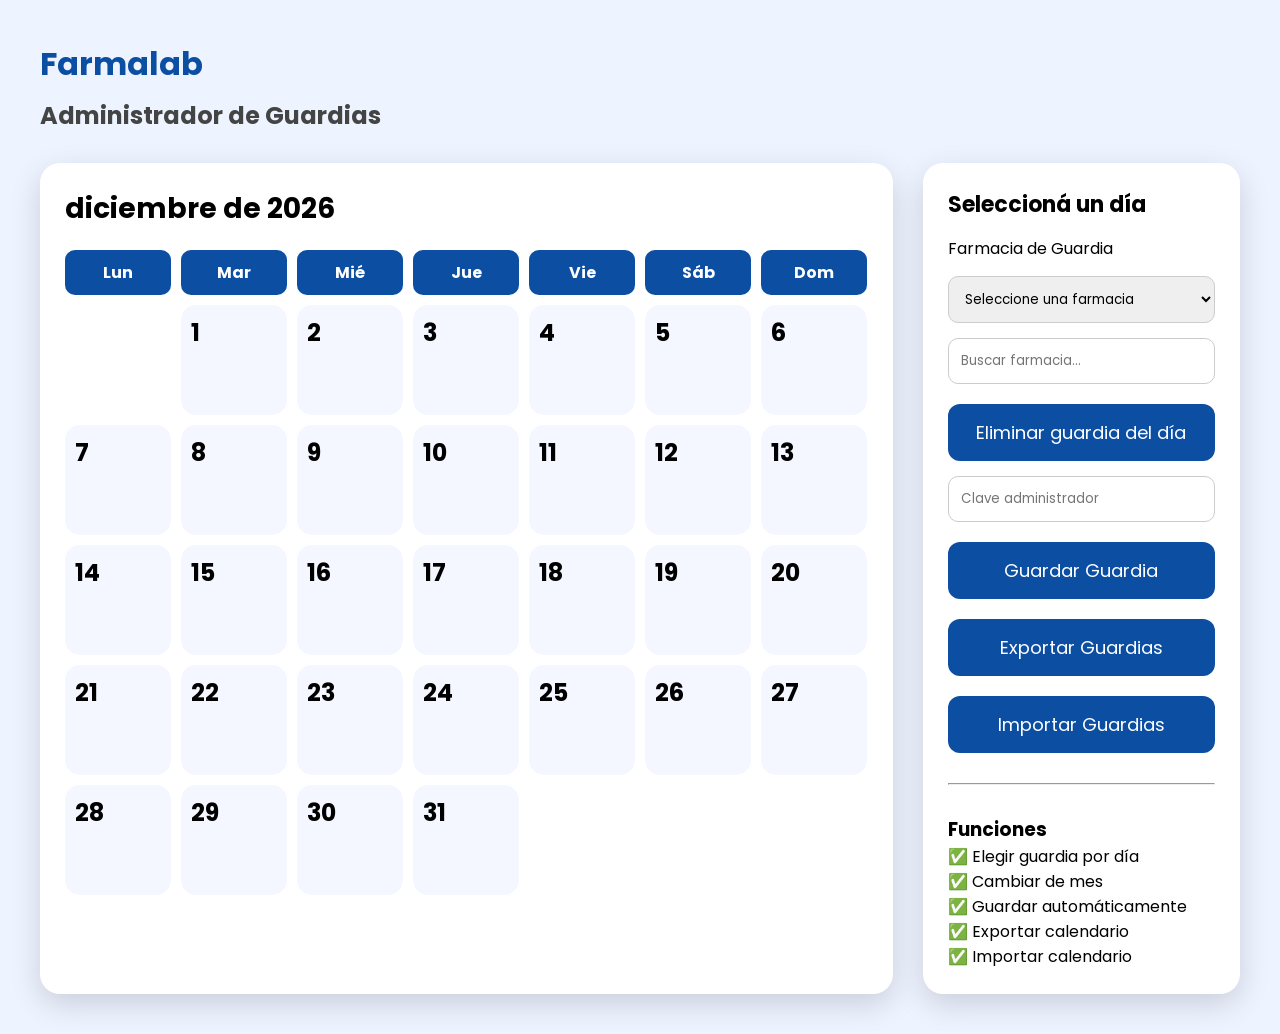
<file: admin/admin.html>
<!DOCTYPE html>
<html lang="es">

<head>

    <meta charset="UTF-8">

    <title>Farmalab - Panel de Guardias</title>

    <meta name="viewport" content="width=device-width, initial-scale=1">

    <link href="https://fonts.googleapis.com/css2?family=Poppins:wght@300;400;600;700&display=swap" rel="stylesheet">

    <style>

*{
margin:0;
padding:0;
box-sizing:border-box;
font-family:Poppins,sans-serif;
}

body{

background:#edf3ff;

padding:40px;

}

h1{

color:#0B4EA2;

margin-bottom:10px;

}

h2{

margin-bottom:30px;

color:#444;

}

.container{

display:flex;

gap:30px;

}

.calendario{

flex:3;

background:white;

padding:25px;

border-radius:20px;

box-shadow:0 10px 30px rgba(0,0,0,.15);

}

.lateral{

flex:1;

background:white;

padding:25px;

border-radius:20px;

box-shadow:0 10px 30px rgba(0,0,0,.15);

}

#mes{

font-size:28px;

font-weight:bold;

margin-bottom:20px;

}

.grid{

display:grid;

grid-template-columns:repeat(7,1fr);

gap:10px;

}

.diaSemana{

text-align:center;

font-weight:bold;

padding:10px;

background:#0B4EA2;

color:white;

border-radius:10px;

}

.dia{

height:110px;

border-radius:15px;

background:#f4f7ff;

padding:10px;

cursor:pointer;

transition:.25s;

display:flex;

flex-direction:column;

justify-content:space-between;

}

.dia:hover{

transform:scale(1.03);

background:#dfe9ff;

}

.numero{

font-size:24px;

font-weight:bold;

}

.guardia{

font-size:13px;

color:#0B4EA2;

font-weight:600;

}

select{

width:100%;

padding:12px;

margin-top:15px;

border-radius:10px;

border:1px solid #ccc;

}

button{

width:100%;

margin-top:20px;

padding:15px;

background:#0B4EA2;

color:white;

border:none;

border-radius:12px;

cursor:pointer;

font-size:18px;

}

button:hover{

background:#083a7a;

}

#fechaSeleccionada{

font-size:22px;

font-weight:bold;

margin-bottom:15px;

}

    </style>

</head>

<body>

<h1>Farmalab</h1>

<h2>Administrador de Guardias</h2>

<div class="container">

<div class="calendario">

<div id="mes">

Agosto 2026

</div>

<div class="grid" id="calendario">

<div class="diaSemana">Lun</div>
<div class="diaSemana">Mar</div>
<div class="diaSemana">Mié</div>
<div class="diaSemana">Jue</div>
<div class="diaSemana">Vie</div>
<div class="diaSemana">Sáb</div>
<div class="diaSemana">Dom</div>

<!-- El calendario se genera automáticamente -->

</div>

</div>

<div class="lateral">

<div id="fechaSeleccionada">

Seleccioná un día

</div>

<label>

Farmacia de Guardia

</label>

<select id="farmaciaSelect">

<option value="">Seleccione...</option>

</select>

<input 
id="buscarFarmacia"
placeholder="Buscar farmacia..."
style="
width:100%;
padding:12px;
margin-top:15px;
border-radius:10px;
border:1px solid #ccc;
">

<div id="previewFarmacia" style="
margin-top:20px;
padding:15px;
background:#f4f7ff;
border-radius:15px;
color:#333;
display:none;
">
</div>


<button id="borrar">

Eliminar guardia del día

</button>


<input 
id="claveAdmin"
type="password"
placeholder="Clave administrador"
style="
width:100%;
padding:12px;
margin-top:15px;
border-radius:10px;
border:1px solid #ccc;
">

<button id="guardar">

Guardar Guardia

</button>

<button id="exportar">

Exportar Guardias

</button>

<input 
type="file" 
id="importarArchivo" 
accept=".json"
style="display:none">

<button id="btnImportar">

Importar Guardias

</button>

<hr style="margin:30px 0;">

<h3>Funciones</h3>

<p>✅ Elegir guardia por día</p>

<p>✅ Cambiar de mes</p>

<p>✅ Guardar automáticamente</p>

<p>✅ Exportar calendario</p>

<p>✅ Importar calendario</p>

</div>

</div>

<script src="admin.js"></script>

</body>
</file>
